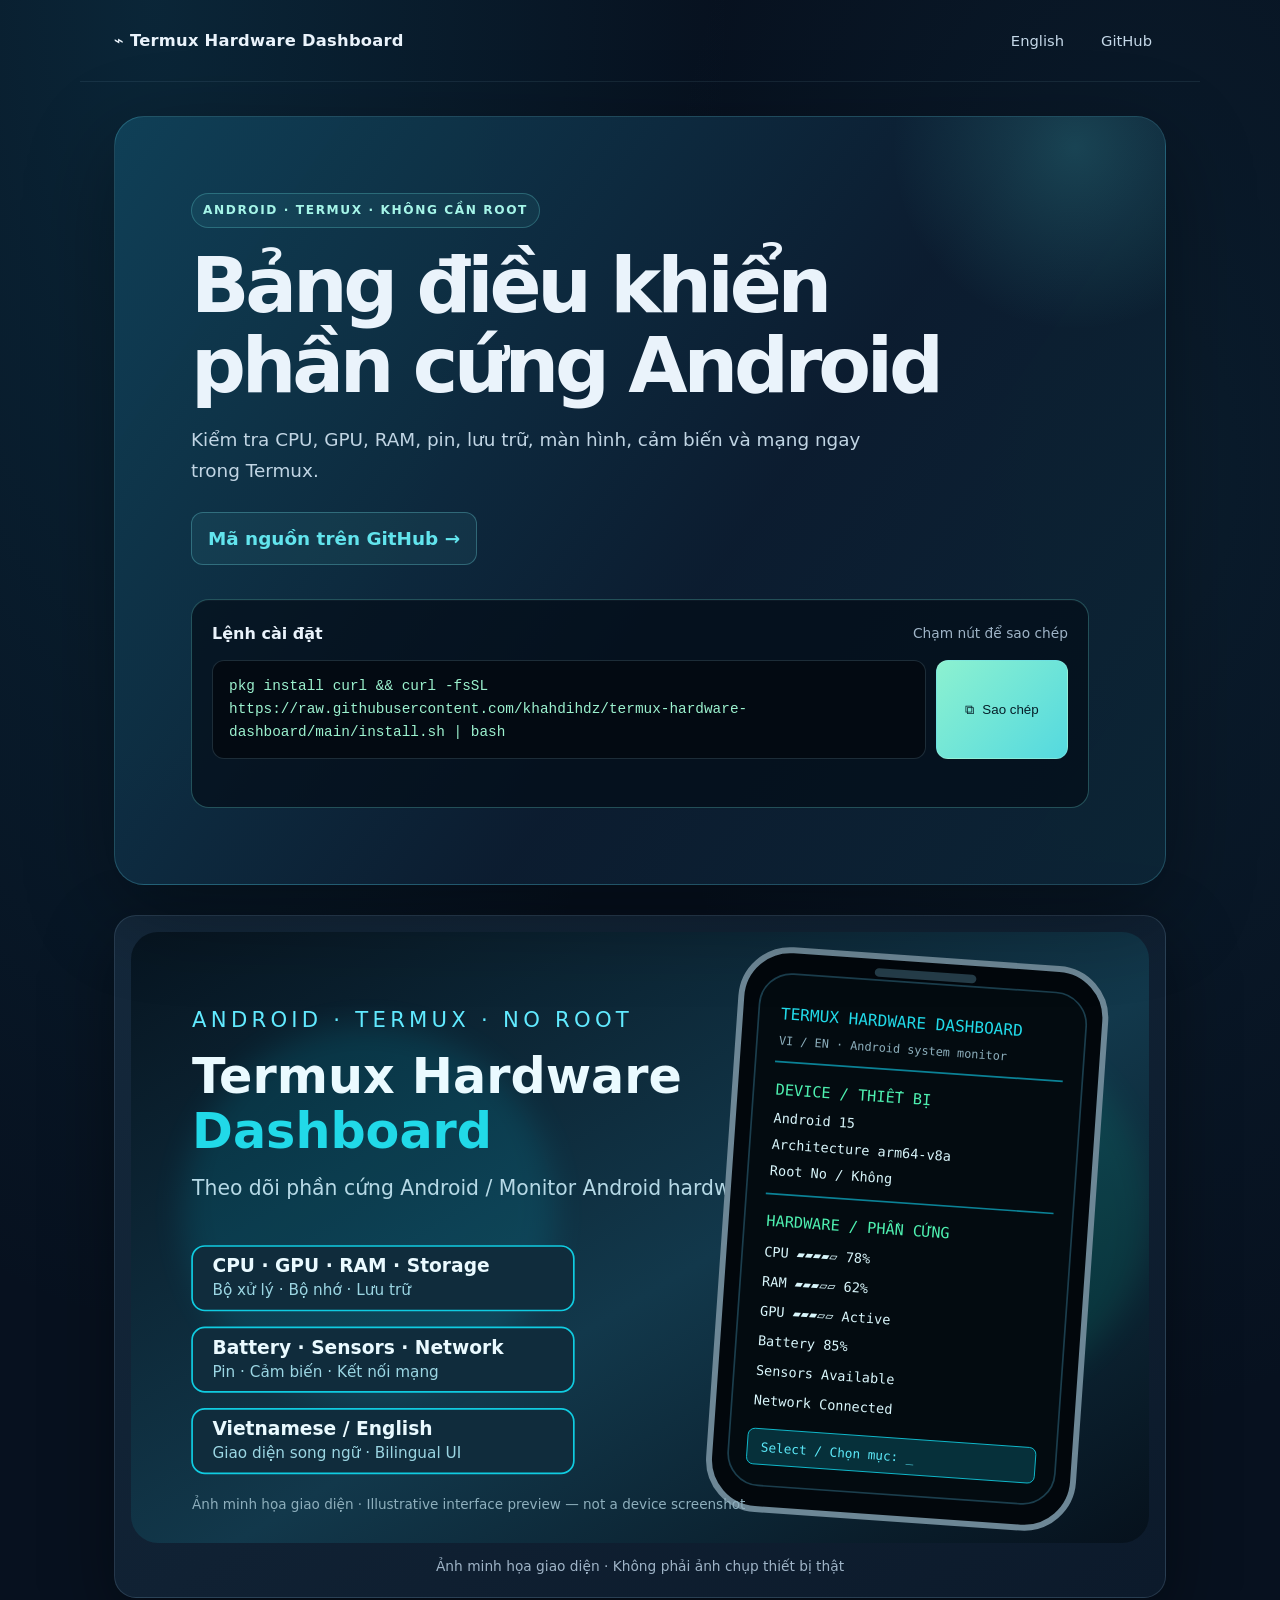
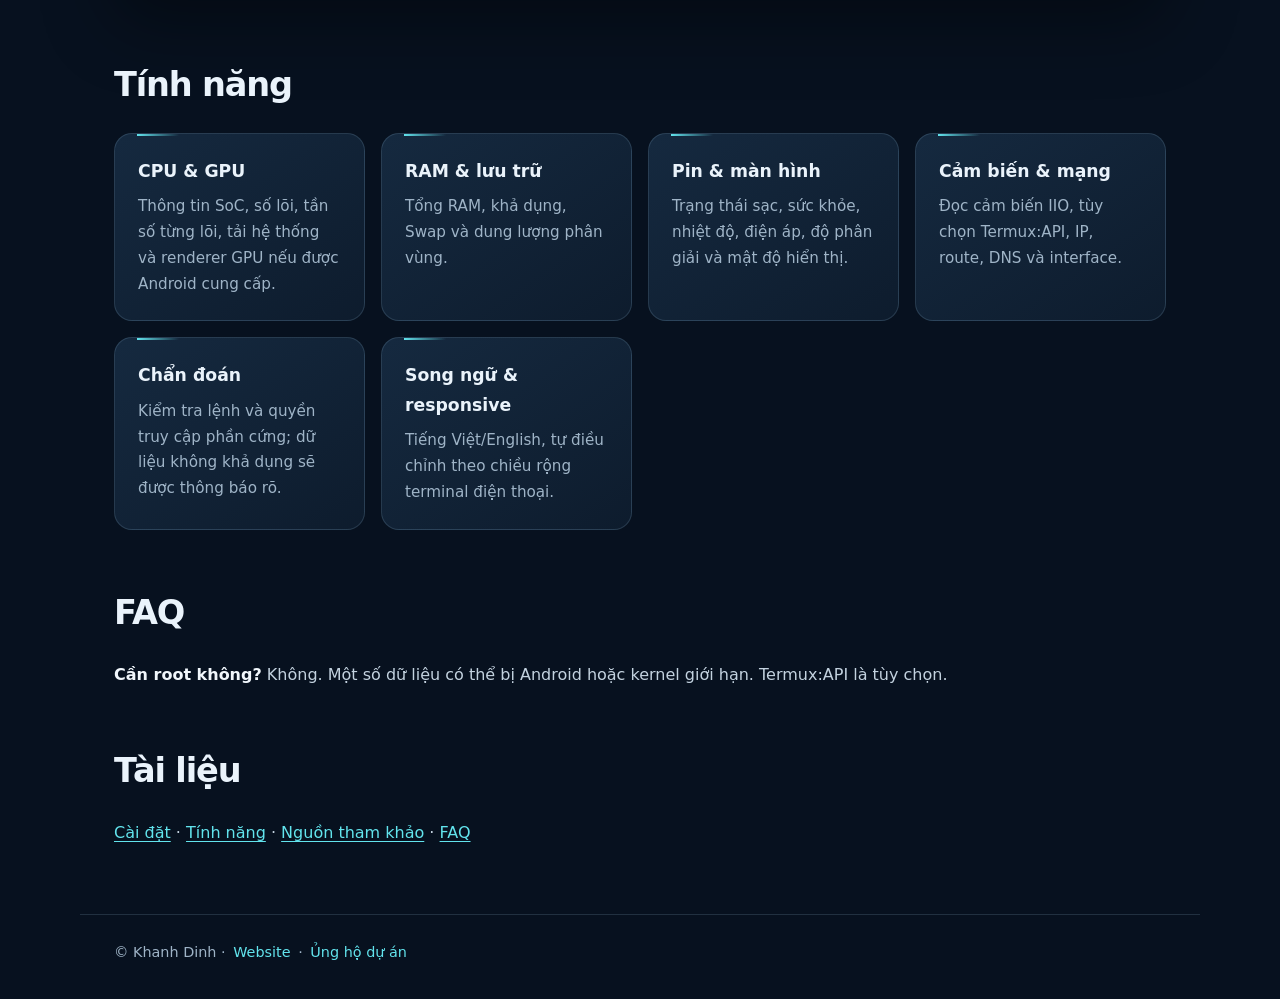
<file: website/index.html>
<!doctype html><html lang="vi"><head><meta charset="utf-8"><meta name="viewport" content="width=device-width,initial-scale=1"><meta http-equiv="refresh" content="0;url=vi/"><title>Termux Hardware Dashboard</title></head><body><a href="vi/">Tiếng Việt</a> · <a href="en/">English</a></body></html>
</file>
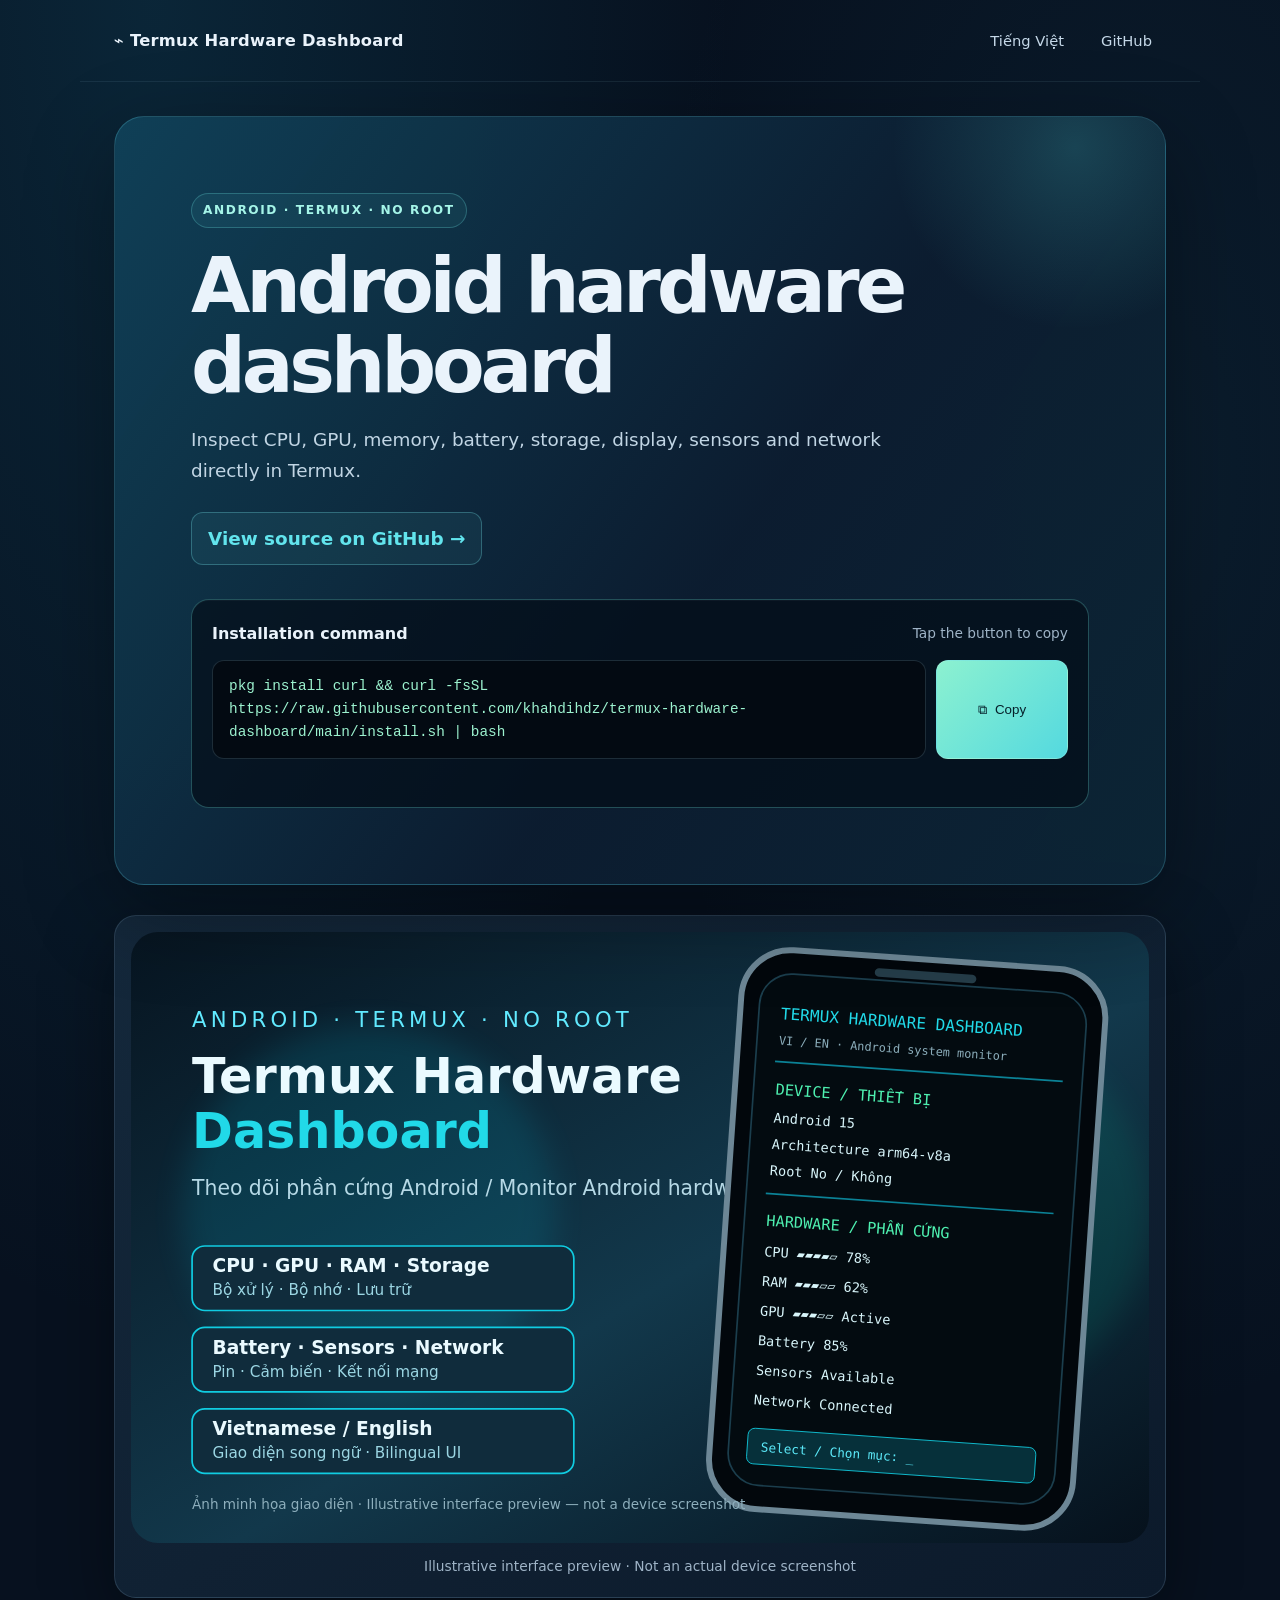
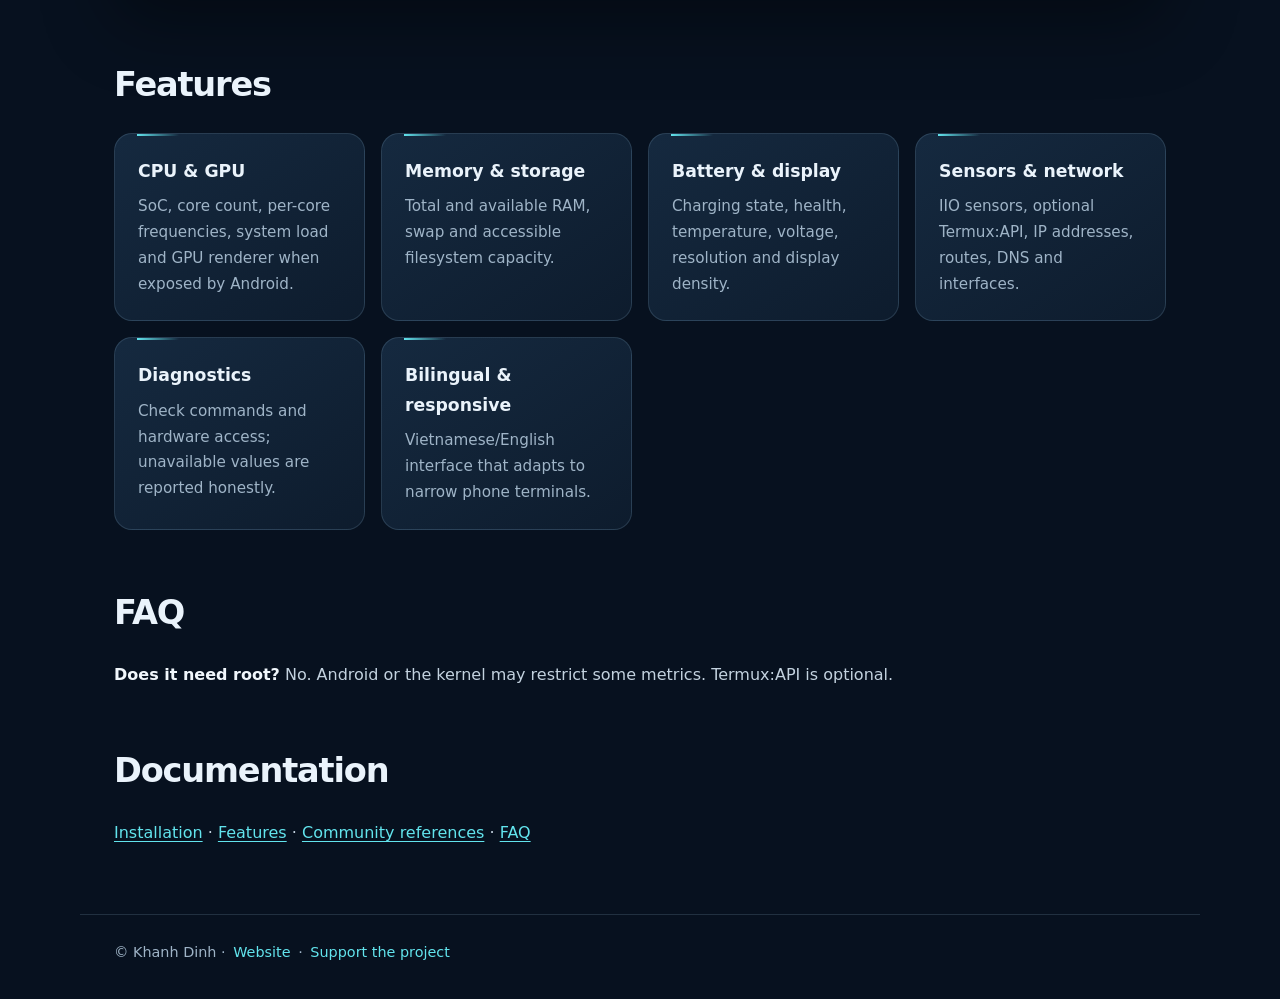
<file: website/en/index.html>
<!doctype html><html lang="en"><head><meta charset="utf-8"><meta name="viewport" content="width=device-width,initial-scale=1"><title>Termux Hardware Dashboard — Android hardware monitor</title><meta name="description" content="Monitor Android CPU, GPU, memory, battery, sensors, storage and network from Termux without root."><meta property="og:title" content="Termux Hardware Dashboard"><meta property="og:description" content="Responsive bilingual Android hardware dashboard for Termux."><meta property="og:image" content="https://khahdihdz.github.io/termux-hardware-dashboard/assets/images/dashboard-preview.svg"><meta name="twitter:card" content="summary_large_image"><link rel="stylesheet" href="../assets/css/site.css"><link rel="canonical" href="https://khahdihdz.github.io/termux-hardware-dashboard/en/"></head><body><header><strong>⌁ Termux Hardware Dashboard</strong><nav><a href="../vi/">Tiếng Việt</a><a href="https://github.com/khahdihdz/termux-hardware-dashboard">GitHub</a></nav></header><main><section class="hero"><p>ANDROID · TERMUX · NO ROOT</p><h1>Android hardware dashboard</h1><p>Inspect CPU, GPU, memory, battery, storage, display, sensors and network directly in Termux.</p><p><a href="https://github.com/khahdihdz/termux-hardware-dashboard">View source on GitHub →</a></p><div class="install-box"><div class="install-heading"><strong>Installation command</strong><span>Tap the button to copy</span></div><div class="command-row"><code id="install-command">pkg install curl && curl -fsSL https://raw.githubusercontent.com/khahdihdz/termux-hardware-dashboard/main/install.sh | bash</code><button class="copy-button" type="button" data-copy="install-command"><span aria-hidden="true">⧉</span> Copy</button></div><p class="copy-status" aria-live="polite"></p></div></section><figure class="preview"><img src="../assets/images/dashboard-preview.svg" alt="Illustration of the Termux dashboard showing CPU, GPU, RAM, battery, sensors and network"><figcaption>Illustrative interface preview · Not an actual device screenshot</figcaption></figure><h2>Features</h2><div class="grid"><article class="card"><h3>CPU & GPU</h3><p>SoC, core count, per-core frequencies, system load and GPU renderer when exposed by Android.</p></article><article class="card"><h3>Memory & storage</h3><p>Total and available RAM, swap and accessible filesystem capacity.</p></article><article class="card"><h3>Battery & display</h3><p>Charging state, health, temperature, voltage, resolution and display density.</p></article><article class="card"><h3>Sensors & network</h3><p>IIO sensors, optional Termux:API, IP addresses, routes, DNS and interfaces.</p></article><article class="card"><h3>Diagnostics</h3><p>Check commands and hardware access; unavailable values are reported honestly.</p></article><article class="card"><h3>Bilingual & responsive</h3><p>Vietnamese/English interface that adapts to narrow phone terminals.</p></article></div><h2>FAQ</h2><p><b>Does it need root?</b> No. Android or the kernel may restrict some metrics. Termux:API is optional.</p><h2>Documentation</h2><p><a href="https://github.com/khahdihdz/termux-hardware-dashboard/blob/main/docs/INSTALLATION.md">Installation</a> · <a href="https://github.com/khahdihdz/termux-hardware-dashboard/blob/main/docs/FEATURES.md">Features</a> · <a href="https://github.com/khahdihdz/termux-hardware-dashboard/blob/main/docs/INSPIRATION.md">Community references</a> · <a href="https://github.com/khahdihdz/termux-hardware-dashboard/blob/main/docs/FAQ.md">FAQ</a></p></main><footer>© Khanh Dinh · <a href="https://khahdihdz.github.io">Website</a> · <a href="https://thankyou.tip4serv.com">Support the project</a></footer><script src="../assets/js/copy.js" defer></script></body></html>
</file>
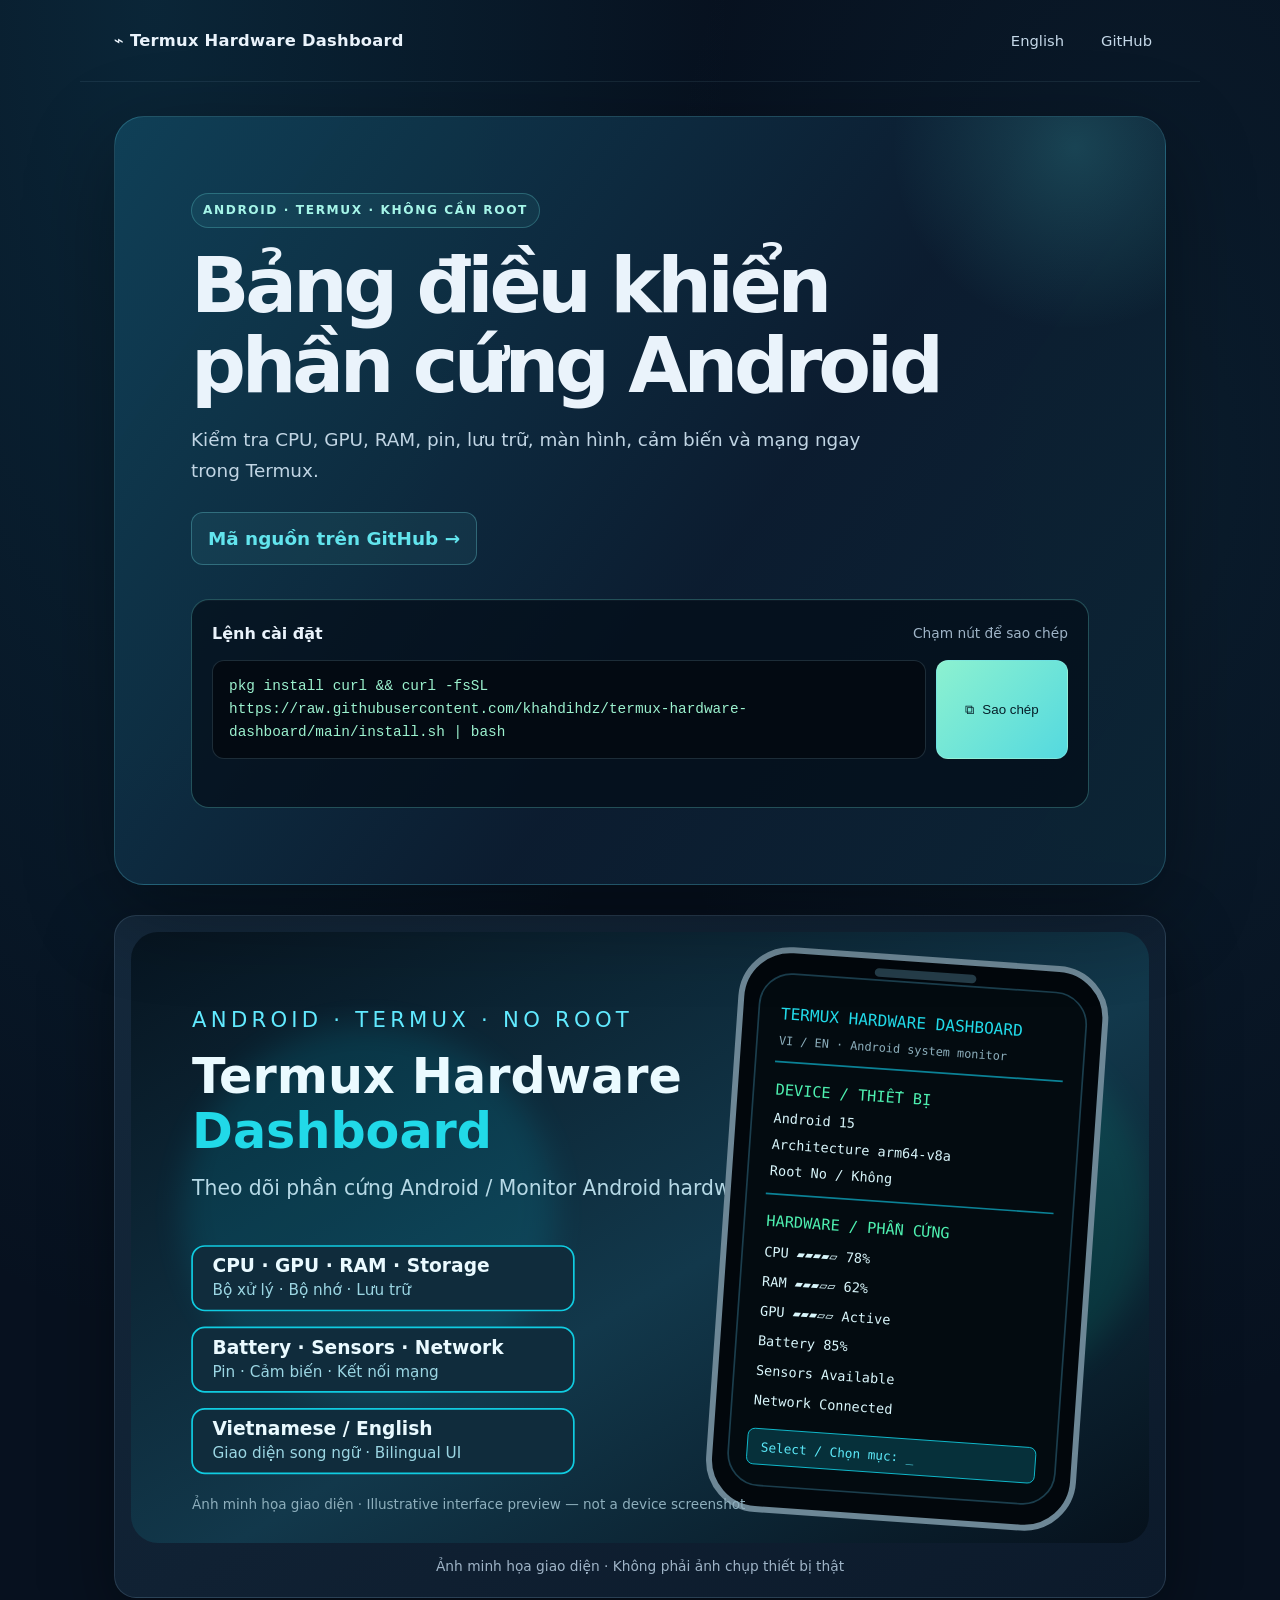
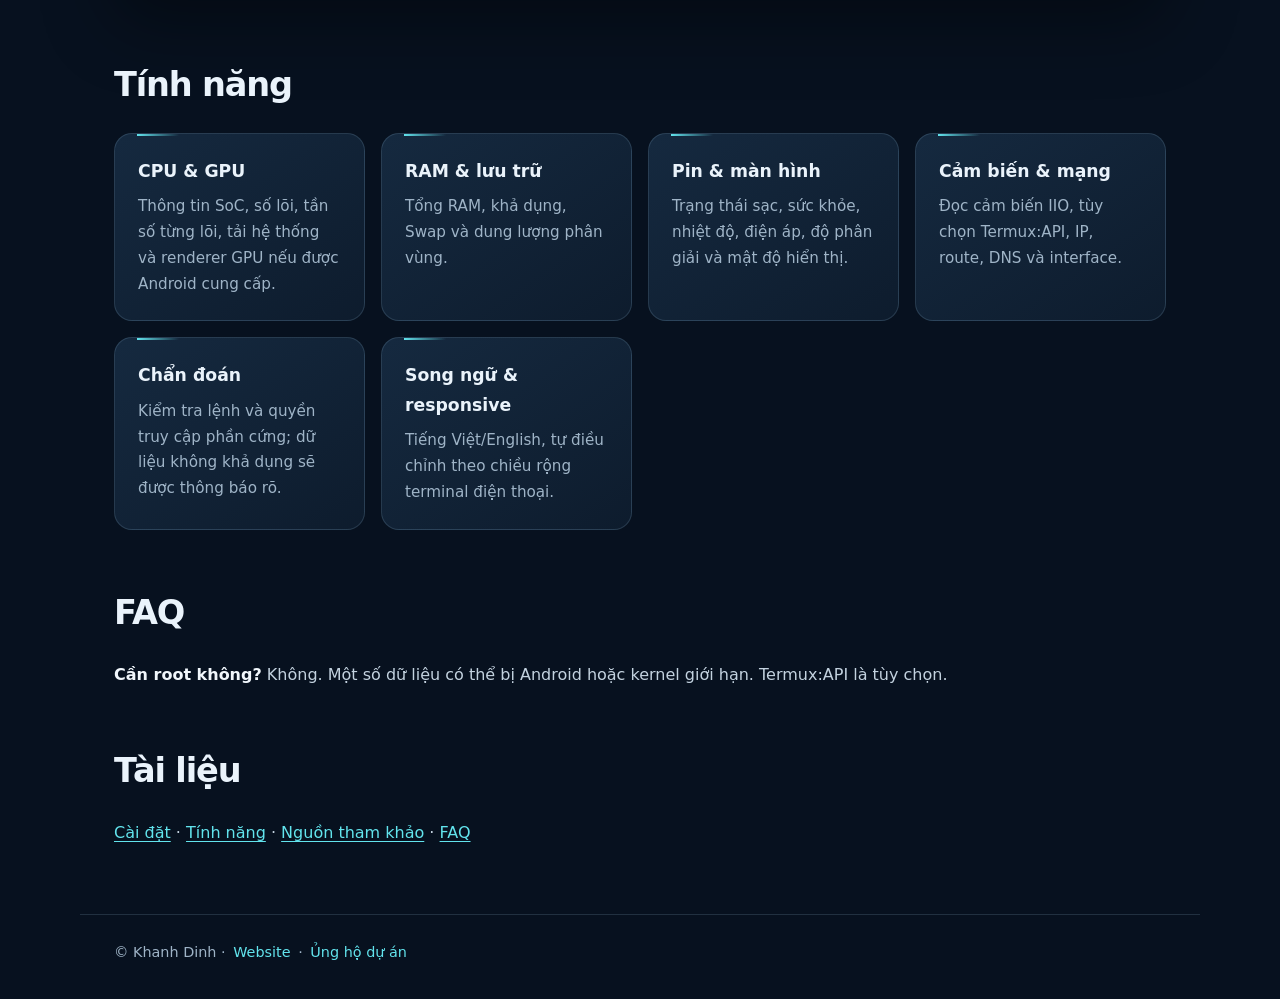
<file: website/vi/index.html>
<!doctype html><html lang="vi"><head><meta charset="utf-8"><meta name="viewport" content="width=device-width,initial-scale=1"><title>Termux Hardware Dashboard — Bảng điều khiển phần cứng</title><meta name="description" content="Theo dõi CPU, GPU, RAM, pin, cảm biến, lưu trữ và mạng Android trong Termux, không cần root."><meta property="og:title" content="Termux Hardware Dashboard"><meta property="og:description" content="Dashboard phần cứng Android trên Termux, responsive và song ngữ."><meta property="og:image" content="https://khahdihdz.github.io/termux-hardware-dashboard/assets/images/dashboard-preview.svg"><meta name="twitter:card" content="summary_large_image"><link rel="stylesheet" href="../assets/css/site.css"><link rel="canonical" href="https://khahdihdz.github.io/termux-hardware-dashboard/vi/"><script type="application/ld+json">{"@context":"https://schema.org","@type":"SoftwareApplication","name":"Termux Hardware Dashboard","operatingSystem":"Android, Termux","applicationCategory":"UtilitiesApplication","license":"https://opensource.org/license/mit"}</script></head><body><header><strong>⌁ Termux Hardware Dashboard</strong><nav><a href="../en/">English</a><a href="https://github.com/khahdihdz/termux-hardware-dashboard">GitHub</a></nav></header><main><section class="hero"><p>ANDROID · TERMUX · KHÔNG CẦN ROOT</p><h1>Bảng điều khiển phần cứng Android</h1><p>Kiểm tra CPU, GPU, RAM, pin, lưu trữ, màn hình, cảm biến và mạng ngay trong Termux.</p><p><a href="https://github.com/khahdihdz/termux-hardware-dashboard">Mã nguồn trên GitHub →</a></p><div class="install-box"><div class="install-heading"><strong>Lệnh cài đặt</strong><span>Chạm nút để sao chép</span></div><div class="command-row"><code id="install-command">pkg install curl && curl -fsSL https://raw.githubusercontent.com/khahdihdz/termux-hardware-dashboard/main/install.sh | bash</code><button class="copy-button" type="button" data-copy="install-command"><span aria-hidden="true">⧉</span> Sao chép</button></div><p class="copy-status" aria-live="polite"></p></div></section><figure class="preview"><img src="../assets/images/dashboard-preview.svg" alt="Minh họa dashboard Termux hiển thị CPU, GPU, RAM, pin, cảm biến và mạng"><figcaption>Ảnh minh họa giao diện · Không phải ảnh chụp thiết bị thật</figcaption></figure><h2>Tính năng</h2><div class="grid"><article class="card"><h3>CPU & GPU</h3><p>Thông tin SoC, số lõi, tần số từng lõi, tải hệ thống và renderer GPU nếu được Android cung cấp.</p></article><article class="card"><h3>RAM & lưu trữ</h3><p>Tổng RAM, khả dụng, Swap và dung lượng phân vùng.</p></article><article class="card"><h3>Pin & màn hình</h3><p>Trạng thái sạc, sức khỏe, nhiệt độ, điện áp, độ phân giải và mật độ hiển thị.</p></article><article class="card"><h3>Cảm biến & mạng</h3><p>Đọc cảm biến IIO, tùy chọn Termux:API, IP, route, DNS và interface.</p></article><article class="card"><h3>Chẩn đoán</h3><p>Kiểm tra lệnh và quyền truy cập phần cứng; dữ liệu không khả dụng sẽ được thông báo rõ.</p></article><article class="card"><h3>Song ngữ & responsive</h3><p>Tiếng Việt/English, tự điều chỉnh theo chiều rộng terminal điện thoại.</p></article></div><h2>FAQ</h2><p><b>Cần root không?</b> Không. Một số dữ liệu có thể bị Android hoặc kernel giới hạn. Termux:API là tùy chọn.</p><h2>Tài liệu</h2><p><a href="https://github.com/khahdihdz/termux-hardware-dashboard/blob/main/docs/INSTALLATION.md">Cài đặt</a> · <a href="https://github.com/khahdihdz/termux-hardware-dashboard/blob/main/docs/FEATURES.md">Tính năng</a> · <a href="https://github.com/khahdihdz/termux-hardware-dashboard/blob/main/docs/INSPIRATION.md">Nguồn tham khảo</a> · <a href="https://github.com/khahdihdz/termux-hardware-dashboard/blob/main/docs/FAQ.md">FAQ</a></p></main><footer>© Khanh Dinh · <a href="https://khahdihdz.github.io">Website</a> · <a href="https://thankyou.tip4serv.com">Ủng hộ dự án</a></footer><script src="../assets/js/copy.js" defer></script></body></html>
</file>
<file: website/assets/css/site.css>
:root{color-scheme:dark;--bg:#07111f;--surface:#101f32;--surface-2:#142940;--line:rgba(148,190,214,.18);--text:#eaf3fb;--muted:#9fb4c7;--cyan:#62e4ed;--mint:#9cf2cf;--radius:22px}
*{box-sizing:border-box}
html{scroll-behavior:smooth}
body{margin:0;min-height:100vh;font:16px/1.7 Inter,ui-sans-serif,system-ui,-apple-system,BlinkMacSystemFont,"Segoe UI",sans-serif;color:var(--text);background:radial-gradient(ellipse at 12% 0%,rgba(22,111,143,.22),transparent 36rem),radial-gradient(ellipse at 90% 18%,rgba(29,91,120,.16),transparent 32rem),var(--bg);-webkit-font-smoothing:antialiased}
a{color:var(--cyan);text-decoration:none;transition:color .2s ease}
a:hover{color:#b5fbff}
header,main,footer{width:min(1120px,100%);margin-inline:auto;padding-inline:clamp(18px,4vw,34px)}
header{min-height:82px;display:flex;justify-content:space-between;align-items:center;gap:20px;border-bottom:1px solid rgba(148,190,214,.1)}
header strong{font-size:1.02rem;letter-spacing:.015em}
nav{display:flex;align-items:center;gap:9px}
nav a{padding:8px 13px;border:1px solid transparent;border-radius:999px;color:#c5d8e8;font-size:.92rem}
nav a:hover{border-color:var(--line);background:#ffffff09;color:#fff}
main{padding-top:34px}
.hero{position:relative;isolation:isolate;overflow:hidden;padding:clamp(34px,6vw,76px);border:1px solid rgba(102,214,232,.23);border-radius:30px;background:linear-gradient(125deg,rgba(16,65,88,.96),rgba(12,29,48,.97) 58%,rgba(12,37,54,.96));box-shadow:0 28px 90px #0005}
.hero:after{content:"";position:absolute;z-index:-1;width:380px;height:380px;right:-100px;top:-160px;border-radius:50%;background:radial-gradient(circle,rgba(78,222,225,.2),transparent 68%);pointer-events:none}
.hero>p:first-child{display:inline-flex;align-items:center;gap:8px;margin:0 0 18px;padding:6px 11px;border:1px solid rgba(112,231,229,.26);border-radius:999px;background:#65e5e510;color:#a5f5e8;font-size:.76rem;font-weight:750;letter-spacing:.13em}
.hero h1{max-width:780px;margin:0 0 18px;font-size:clamp(2.35rem,6.4vw,4.8rem);line-height:1.04;letter-spacing:-.055em}
.hero>p:not(:first-child){max-width:700px;color:#c1d5e4;font-size:clamp(1rem,2vw,1.15rem)}
.hero>p a{display:inline-flex;align-items:center;margin-top:7px;padding:10px 16px;border:1px solid rgba(116,224,232,.3);border-radius:12px;background:#65e5e511;font-weight:650}
.install-box{margin-top:34px;padding:20px;border:1px solid rgba(106,220,223,.3);border-radius:18px;background:rgba(3,13,23,.68);box-shadow:inset 0 1px #ffffff08}
.install-heading{display:flex;justify-content:space-between;align-items:center;gap:12px;margin-bottom:13px}
.install-heading strong{font-size:1rem}
.install-heading span{color:var(--muted);font-size:.86rem}
.command-row{display:flex;align-items:stretch;gap:10px}
.command-row code{flex:1;min-width:0;display:flex;align-items:center;padding:14px 16px;border:1px solid rgba(135,185,208,.2);border-radius:12px;background:#030a12;color:var(--mint);font:500 .9rem/1.6 ui-monospace,SFMono-Regular,Consolas,monospace;overflow-wrap:anywhere;user-select:all}
.copy-button{display:inline-flex;flex-shrink:0;justify-content:center;align-items:center;gap:8px;min-width:132px;padding:11px 17px;border:1px solid rgba(255,255,255,.12);border-radius:12px;background:linear-gradient(135deg,#8cf1d0,#54d9df);color:#06202a;font:750 .94rem/1.2 inherit;cursor:pointer;transition:transform .18s ease,filter .18s ease,box-shadow .18s ease}
.copy-button:hover{filter:brightness(1.08);transform:translateY(-1px);box-shadow:0 8px 24px #45d6d344}
.copy-button:active{transform:translateY(0)}
.copy-button:focus-visible,a:focus-visible{outline:3px solid #fff;outline-offset:3px}
.copy-status{min-height:1.35em;margin:9px 0 0;color:var(--mint);font-size:.88rem}
.preview{margin:30px 0 58px;padding:clamp(9px,2vw,16px);border:1px solid var(--line);border-radius:var(--radius);background:linear-gradient(145deg,#14283b,#0c1a2b);box-shadow:0 24px 70px #0006}
.preview img{display:block;width:100%;height:auto;border-radius:14px}
.preview figcaption{padding:12px 8px 2px;text-align:center;color:var(--muted);font-size:.86rem}
h2{margin:54px 0 20px;font-size:clamp(1.55rem,3vw,2.1rem);letter-spacing:-.035em}
.grid{display:grid;grid-template-columns:repeat(auto-fit,minmax(min(100%,235px),1fr));gap:16px}
.card{position:relative;overflow:hidden;min-height:150px;padding:23px;border:1px solid var(--line);border-radius:18px;background:linear-gradient(145deg,rgba(22,43,65,.96),rgba(14,29,46,.96));transition:transform .2s ease,border-color .2s ease,box-shadow .2s ease}
.card:before{content:"";position:absolute;top:0;left:22px;width:42px;height:2px;background:linear-gradient(90deg,var(--cyan),transparent)}
.card:hover{transform:translateY(-4px);border-color:rgba(98,228,237,.38);box-shadow:0 16px 36px #0003}
.card h3{margin:0 0 8px;font-size:1.08rem}
.card p{margin:0;color:var(--muted);font-size:.95rem}
main>p{color:#c3d2df}
main>p b{color:#f1f7fc}
main>p a{text-decoration:underline;text-underline-offset:3px}
footer{margin-top:68px;padding-block:25px 34px;border-top:1px solid var(--line);color:var(--muted);font-size:.9rem}
footer a{margin-inline:3px}
@media(max-width:640px){header{min-height:72px;align-items:flex-start;flex-direction:column;justify-content:center;padding-block:16px}nav{flex-wrap:wrap}nav a{padding:6px 10px}main{padding-top:22px}.hero{padding:34px 21px;border-radius:23px}.hero h1{font-size:clamp(2.25rem,11vw,3.4rem)}.install-box{padding:15px;margin-top:27px}.install-heading{align-items:flex-start;flex-direction:column;gap:3px}.command-row{flex-direction:column}.command-row code{font-size:.82rem}.copy-button{width:100%;min-height:46px}.preview{margin:22px 0 42px;padding:8px}.preview figcaption{font-size:.8rem}h2{margin-top:42px}.card{min-height:0;padding:20px}footer{margin-top:48px}}
@media(prefers-reduced-motion:reduce){html{scroll-behavior:auto}*,*:before,*:after{transition:none!important;animation:none!important}}
</file>
